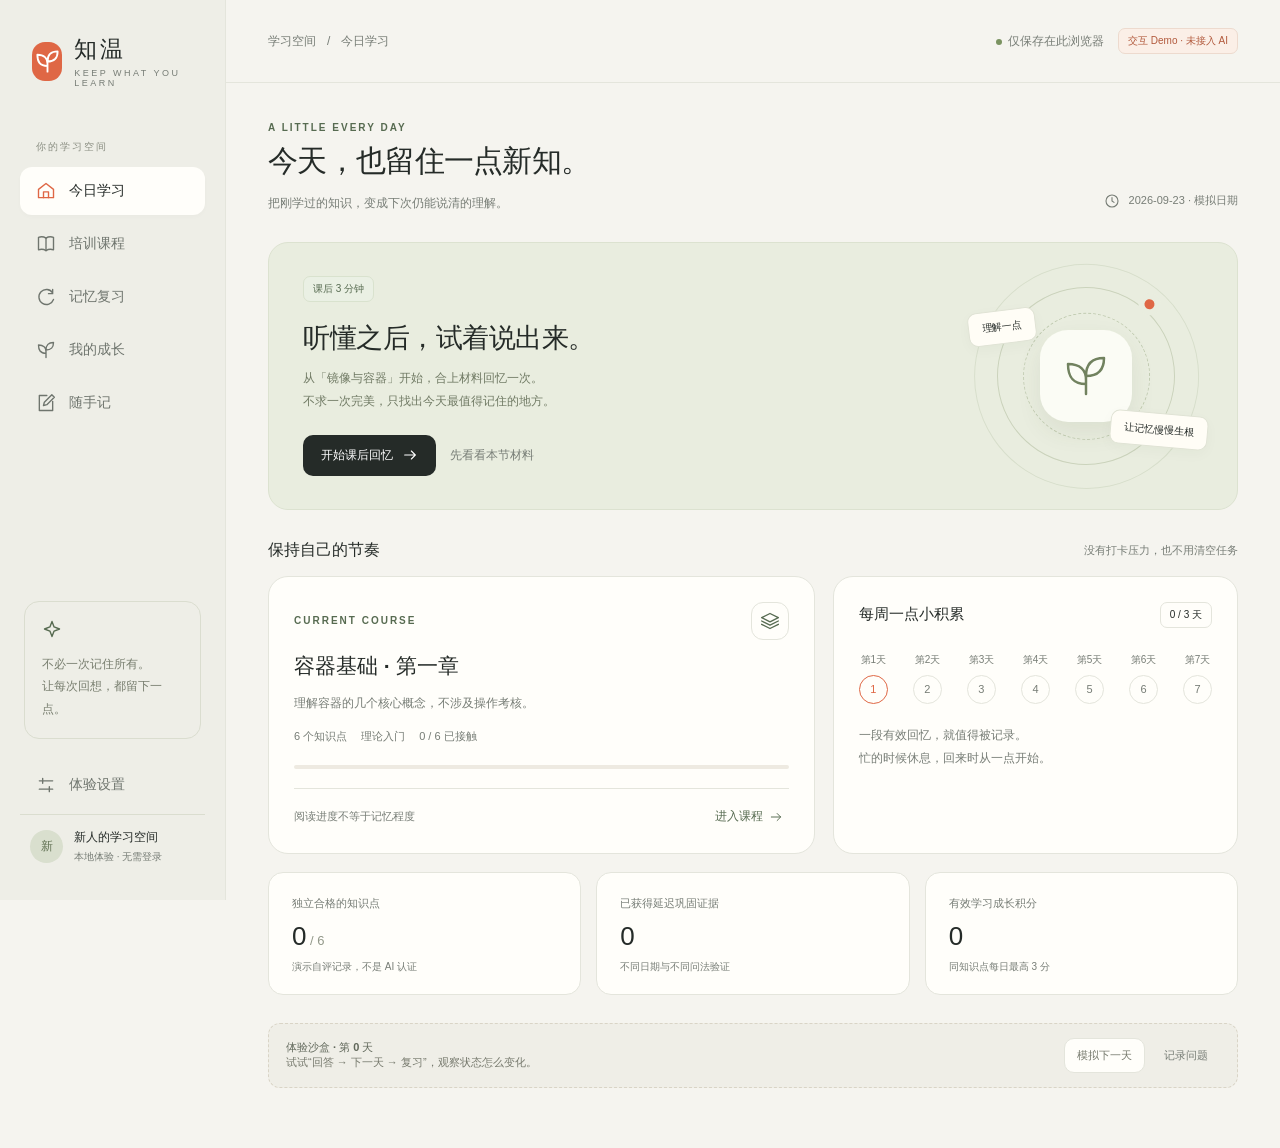
<file: demo/legacy/index.html>
<!doctype html>
<html lang="zh-CN">
<head>
  <meta charset="UTF-8">
  <meta name="viewport" content="width=device-width, initial-scale=1.0">
  <meta name="theme-color" content="#f6f5f0">
  <title>知温 · 每天一点，记得更久</title>
  <link rel="stylesheet" href="styles.css">
</head>
<body>
  <div id="app"></div>
  <div id="toast" role="status" aria-live="polite"></div>
  <script src="content.js"></script>
  <script src="engine.js"></script>
  <script src="app.js"></script>
</body>
</html>
</file>
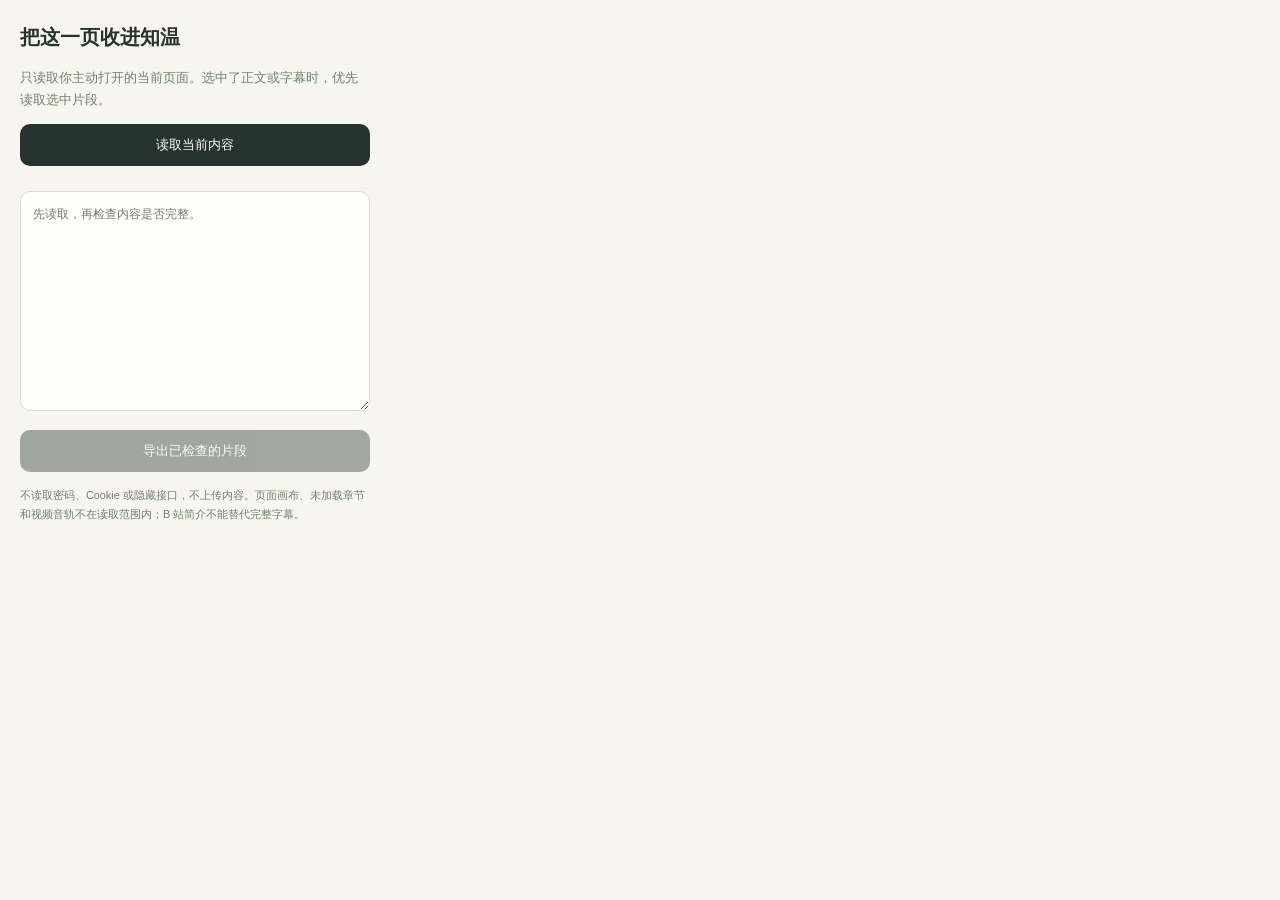
<file: reader-extension/popup.html>
<!doctype html><html lang="zh-CN"><meta charset="utf-8"><title>知温页面读取</title><link rel="stylesheet" href="popup.css"><body><h2>把这一页收进知温</h2><p>只读取你主动打开的当前页面。选中了正文或字幕时，优先读取选中片段。</p><button id="read">读取当前内容</button><p id="status" role="status"></p><textarea id="preview" readonly aria-label="实际读取内容预览" placeholder="先读取，再检查内容是否完整。"></textarea><button id="export" disabled>导出已检查的片段</button><small>不读取密码、Cookie 或隐藏接口，不上传内容。页面画布、未加载章节和视频音轨不在读取范围内；B 站简介不能替代完整字幕。</small><script src="popup.js"></script></body></html>
</file>
<file: demo/legacy/styles.css>
:root{--bg:#f5f4ef;--paper:#fffefa;--ink:#252b28;--muted:#777d76;--line:#e4e5dc;--orange:#df6745;--light:#f7e6dd;--green:#576b51;--greenlight:#eaf0e4;--radius:20px;font-family:Inter,'Segoe UI','Microsoft YaHei',sans-serif;color:var(--ink);background:var(--bg);font-synthesis:none}
*{box-sizing:border-box}body{margin:0}button,input,textarea,select{font:inherit}button,a,input,textarea,select{-webkit-tap-highlight-color:transparent}button{cursor:pointer}button:disabled{cursor:not-allowed;opacity:.45}a{color:var(--green);text-underline-offset:4px}button:focus-visible,a:focus-visible{outline:3px solid #b7c79c;outline-offset:4px}button{border:0;background:none;color:inherit}svg{width:20px;height:20px;stroke:currentColor;fill:none;stroke-width:1.65;stroke-linecap:round;stroke-linejoin:round;flex-shrink:0}.app{display:flex;min-height:100vh}.sidebar{width:226px;background:#eeeee7;border-right:1px solid var(--line);padding:34px 20px 22px;position:fixed;inset:0 auto 0 0;display:flex;flex-direction:column;z-index:10}.brand{display:flex;gap:12px;align-items:center;padding:0 12px}.brandmark{width:39px;height:39px;background:var(--orange);border-radius:13px;display:grid;place-items:center;color:#fff}.brandmark svg{width:27px;height:27px}.brand strong{font-size:23px;letter-spacing:3px;font-weight:650}.brand small{display:block;font-size:9px;letter-spacing:2.5px;color:var(--muted);margin-top:3px}.navlabel{margin:52px 16px 13px;font-size:10px;letter-spacing:2px;color:#8a8e82}.navbtn{display:flex;align-items:center;gap:13px;padding:14px 16px;width:100%;border-radius:12px;margin-bottom:5px;color:#6f756e;text-align:left;font-size:14px}.navbtn:hover{background:#e5e6dd}.navbtn.active{background:#fffefa;color:var(--ink);box-shadow:0 2px 5px #282c1905;font-weight:600}.navbtn.active svg{color:var(--orange)}.navbadge{margin-left:auto;border-radius:6px;background:var(--light);padding:2px 6px;font-size:10px;color:var(--orange)}.sidebarbottom{margin-top:auto}.sidequote{border:1px solid #daddcf;border-radius:15px;padding:17px;margin:32px 4px 22px}.sidequote svg{color:var(--green)}.sidequote p{font-size:12px;line-height:1.9;margin:10px 0 0;color:#797f70}.profile{display:flex;align-items:center;gap:11px;padding:14px 10px;border-top:1px solid #daddcf;font-size:12px}.avatar{background:#d9dfce;border-radius:50%;width:33px;height:33px;display:grid;place-items:center;color:#607052}.profile small{display:block;color:var(--muted);margin-top:4px;font-size:10px}.main{margin-left:226px;flex:1;min-width:0}.topbar{height:83px;border-bottom:1px solid var(--line);display:flex;align-items:center;justify-content:space-between;padding:0 42px;gap:12px}.breadcrumb{font-size:12px;color:var(--muted);display:flex;gap:11px;align-items:center}.topactions{display:flex;align-items:center;gap:14px;color:var(--muted);font-size:12px}.localdot{width:6px;height:6px;border-radius:50%;background:#7b9361;display:inline-block;margin-right:6px}.tag{display:inline-flex;align-items:center;gap:6px;border:1px solid var(--line);padding:5px 9px;border-radius:7px;font-size:10px;white-space:nowrap}.tag.orange{color:#b25a3d;background:#fbefe7;border-color:#eddace}.tag.green{color:var(--green);background:var(--greenlight);border-color:#d9e2ce}.content{max-width:1250px;margin:auto;padding:35px 42px 60px}.eyebrow{font-size:10px;font-weight:600;letter-spacing:2px;color:var(--green);text-transform:uppercase}.heading{display:flex;justify-content:space-between;align-items:end;gap:20px;margin:4px 0 27px}.heading h1{font-size:30px;font-weight:550;letter-spacing:-.7px;margin:8px 0 10px}.sub{font-size:12px;line-height:1.9;color:var(--muted);margin:0}.clockchip{display:flex;align-items:center;gap:9px;color:var(--muted);font-size:11px;padding-bottom:4px}.clockchip svg{width:16px}.hero{background:#e9eddf;border:1px solid #dce2d0;border-radius:var(--radius);padding:33px 34px;position:relative;overflow:hidden;min-height:245px;display:flex;justify-content:space-between}.hero h2{font-size:27px;font-weight:500;line-height:1.5;letter-spacing:-.5px;margin:16px 0 9px}.hero p{font-size:12px;line-height:1.9;color:#707a64;margin:0 0 22px;max-width:390px}.hero-art{width:235px;position:relative;flex-shrink:0;display:grid;place-items:center}.orbit{width:178px;height:178px;border:1px solid #cbd3bc;border-radius:50%;position:relative;display:grid;place-items:center;transform:rotate(-12deg)}.orbit:before{content:'';position:absolute;width:125px;height:125px;border:1px dashed #c2ccb2;border-radius:50%}.orbit:after{content:'';position:absolute;width:223px;height:223px;border:1px solid #d8dfcc;border-radius:50%}.orb{width:92px;height:92px;border-radius:28px;background:#fbfcf5;box-shadow:0 10px 25px #45563216;display:grid;place-items:center;z-index:1;transform:rotate(12deg)}.orb svg{width:48px;height:48px;color:#71825f;stroke-width:1.25}.orbit-dot{position:absolute;right:0;top:20px;width:22px;height:22px;border:6px solid #e9eddf;border-radius:50%;background:var(--orange);z-index:2}.floattag{position:absolute;padding:9px 13px;background:#fffdf6;border:1px solid #e0e3d5;border-radius:9px;font-size:10px;z-index:3;box-shadow:0 4px 14px #29391908;white-space:nowrap}.floattag.first{left:0;top:34px;transform:rotate(-7deg)}.floattag.second{right:-5px;bottom:29px;transform:rotate(5deg)}.btn{display:inline-flex;justify-content:center;align-items:center;gap:9px;border-radius:10px;padding:12px 18px;font-size:12px;font-weight:550;transition:background .15s,transform .15s}.btn:hover{transform:translateY(-1px)}.btn.primary{background:var(--ink);color:#fff}.btn.primary:hover{background:#414c43}.btn.orange{background:var(--orange);color:white}.btn.secondary{border:1px solid var(--line);background:var(--paper)}.btn.subtle{color:var(--muted);padding:10px}.btn.small{font-size:11px;padding:9px 12px}.btn svg{width:16px;height:16px}.sectionhead{display:flex;align-items:center;justify-content:space-between;margin:30px 0 15px;gap:12px}.sectionhead h2{font-size:16px;font-weight:600;margin:0}.sectionhead span{color:var(--muted);font-size:11px}.grid2{display:grid;grid-template-columns:1.35fr 1fr;gap:18px}.card{background:var(--paper);border:1px solid var(--line);border-radius:var(--radius);padding:25px}.cardhead{display:flex;align-items:center;justify-content:space-between;gap:10px}.card h3{font-weight:600;font-size:15px;margin:0}.card h2{font-size:21px;font-weight:550;margin:12px 0}.iconbox{width:38px;height:38px;border:1px solid var(--line);border-radius:12px;display:grid;place-items:center;color:var(--green)}.muted{color:var(--muted)}.smalltext{font-size:12px;line-height:1.8}.coursemeta{display:flex;gap:14px;color:var(--muted);font-size:11px;margin:14px 0 21px}.progress{height:4px;border-radius:5px;background:#eeeae1;overflow:hidden}.progress div{height:100%;background:#829171;border-radius:5px}.cardfoot{border-top:1px solid var(--line);padding-top:17px;margin-top:19px;display:flex;justify-content:space-between;align-items:center;font-size:11px;color:var(--muted)}.week{display:flex;justify-content:space-between;gap:5px;margin:25px 0 20px}.day{display:flex;flex-direction:column;align-items:center;gap:8px;font-size:10px;color:var(--muted)}.day i{font-style:normal;width:29px;height:29px;border-radius:50%;border:1px solid var(--line);display:grid;place-items:center;font-size:11px}.day i.done{background:var(--green);color:white;border-color:var(--green)}.day i.today{border-color:var(--orange);color:var(--orange)}.stats{display:grid;grid-template-columns:repeat(3,1fr);gap:15px;margin-top:18px}.stat{padding:20px 23px;background:#fffefa;border:1px solid var(--line);border-radius:15px}.stat label{font-size:11px;color:var(--muted)}.stat strong{font-size:26px;font-weight:500;display:block;margin:10px 0 4px;font-variant-numeric:tabular-nums}.stat small{font-size:10px;color:var(--muted)}.demobar{margin-top:28px;border:1px dashed #d9d4c6;border-radius:12px;padding:14px 17px;display:flex;justify-content:space-between;align-items:center;gap:12px;background:#efeee7;font-size:11px;color:#777a6e}.demobar strong{font-weight:550;color:#61685b}.barbuttons{display:flex;gap:7px;flex-wrap:wrap}.plainlink{font-size:12px;color:var(--green);display:inline-flex;align-items:center;gap:6px}.plainlink svg{width:14px}.lessonlayout{display:grid;grid-template-columns:220px 1fr;gap:20px}.lessonnav{align-self:start;padding:10px}.lessonitem{display:flex;gap:10px;width:100%;text-align:left;padding:15px 12px;border-radius:10px;align-items:center}.lessonitem:hover{background:#f5f4ed}.lessonitem.selected{background:#eaf0e3}.lessonitem strong{font-size:12px;font-weight:550;display:block}.lessonitem small{display:block;font-size:10px;color:var(--muted);margin-top:5px}.lessonitem svg{width:16px;color:var(--green)}.reading{padding:32px}.reading h2{font-size:26px;font-weight:550;margin:18px 0 12px}.reading p{line-height:2.05;font-size:14px}.callout{background:#eff2e8;border-left:3px solid #8c9d78;border-radius:0 9px 9px 0;padding:15px 19px;margin:22px 0;color:#5d6f54;font-size:13px;line-height:1.9}.source{font-size:11px;color:var(--muted);line-height:1.9;margin:18px 0}.source a{font-size:11px}.divider{border:0;border-top:1px solid var(--line);margin:23px 0}.pills{display:flex;gap:8px;flex-wrap:wrap;margin:12px 0}.pill{background:#f2f2eb;border:1px solid var(--line);padding:8px 11px;border-radius:8px;font-size:11px}.questionwrap{max-width:780px;margin:auto}.questiontop{display:flex;align-items:center;justify-content:space-between;margin-bottom:15px;font-size:12px;color:var(--muted)}.steps{display:flex;gap:5px}.steps i{width:26px;height:4px;background:#dedfd6;border-radius:3px}.steps i.on{background:var(--orange)}.question{padding:32px}.question h2{font-size:23px;font-weight:550;line-height:1.65;margin:20px 0}.textarea{width:100%;background:#fbfaf6;border:1px solid #dddfd5;border-radius:12px;padding:17px;min-height:155px;resize:vertical;line-height:1.9;font-size:13px;outline:none}.textarea:focus{border-color:#8b9c78;box-shadow:0 0 0 3px #a5b59214}.fieldlabel{font-size:11px;color:var(--muted);display:block;margin:14px 0 8px}.confidence{display:flex;gap:6px}.confidence button{font-size:11px;padding:8px 13px;border:1px solid var(--line);border-radius:7px}.confidence button.selected{background:#eaf0e3;border-color:#bdcbae;color:#55674b}.examplebuttons{display:flex;gap:8px;flex-wrap:wrap;margin:13px 0;color:var(--muted);font-size:10px;align-items:center}.examplebuttons button{font-size:10px;color:#817c6e;border-bottom:1px dashed #bbb9a8;padding:3px 0}.actions{display:flex;align-items:center;justify-content:space-between;gap:10px;margin-top:22px}.actions>div{display:flex;gap:8px;align-items:center;flex-wrap:wrap}.hint{background:#fcf1dd;color:#8a7242;border:1px solid #f0e0bd;border-radius:10px;padding:15px;font-size:12px;line-height:1.8;margin:15px 0}.notice{background:#f2f2eb;border-radius:9px;padding:12px 15px;color:var(--muted);font-size:11px;line-height:1.9}.rubric{margin:20px 0}.rubricrow{padding:15px 0;border-bottom:1px solid var(--line);display:flex;justify-content:space-between;align-items:center;gap:16px;font-size:12px;line-height:1.7}.rubricrow span{flex:1}.rubricrow small{color:var(--muted);white-space:nowrap}.rubricrow select{background:#f8f8f1;border:1px solid var(--line);border-radius:7px;padding:8px;font-size:11px;color:var(--ink)}.checkline{display:flex;align-items:start;gap:10px;font-size:11px;line-height:1.8;color:#966545}.scorehead{display:flex;align-items:center;gap:23px;margin:21px 0}.scorering{width:85px;height:85px;border-radius:50%;border:5px solid #dfe6d5;display:flex;align-items:center;justify-content:center;flex-direction:column;flex-shrink:0}.scorering strong{font-size:28px;font-weight:550}.scorering small{font-size:9px;color:var(--muted)}.scorering.low{border-color:#eed4c8}.scorehead h2{font-size:20px;margin:0 0 8px}.scorehead p{font-size:12px;color:var(--muted);line-height:1.8;margin:0}.answerquote{font-size:12px;line-height:1.9;background:#f7f6f0;border-radius:10px;padding:16px;white-space:pre-wrap}.summary{text-align:center;padding:42px}.summary .iconbox{margin:0 auto 18px;width:60px;height:60px;border-radius:20px;background:var(--greenlight)}.summary .iconbox svg{width:29px;height:29px}.summary h2{font-size:26px;font-weight:500}.summary p{color:var(--muted);font-size:13px;line-height:1.9}.summaryrow{display:flex;justify-content:space-between;border-bottom:1px solid var(--line);padding:14px 0;text-align:left;font-size:12px}.empty{text-align:center;padding:45px 25px}.empty svg{width:38px;height:38px;color:#9aaa83}.empty h3{font-size:18px;margin:20px 0 10px}.empty p{font-size:12px;line-height:1.9;color:var(--muted)}.knowledgegrid{display:grid;grid-template-columns:repeat(2,1fr);gap:15px}.knowledgecard h3{margin:13px 0 8px}.knowstatus{display:flex;gap:7px;align-items:center;margin:15px 0;flex-wrap:wrap}.dimrow{display:flex;gap:6px}.dim{font-size:10px;color:#91958c;padding:5px 7px;background:#f5f5ef;border-radius:5px}.dim.active{background:var(--greenlight);color:var(--green)}details{border-top:1px solid var(--line);margin-top:16px;padding-top:13px}summary{font-size:11px;color:var(--muted);cursor:pointer}details p{font-size:11px;line-height:1.9}.note{border-left:2px solid #d0d8c2;padding:0 0 0 16px;margin:22px 0}.note p{font-size:13px;line-height:1.9;white-space:pre-wrap;overflow-wrap:anywhere}.note small{font-size:10px;color:var(--muted)}.settingrow{display:flex;justify-content:space-between;align-items:center;gap:25px;border-bottom:1px solid var(--line);padding:20px 0}.settingrow h3{font-size:13px;margin:0 0 5px}.settingrow p{font-size:11px;color:var(--muted);margin:0;line-height:1.8}.settingrow select{padding:8px;border:1px solid var(--line);border-radius:7px;background:var(--paper)}.eventlog{max-height:300px;overflow:auto;font-size:11px;color:var(--muted);line-height:2.2}.eventlog div{border-bottom:1px solid var(--line);padding:6px 0}.modalback{position:fixed;inset:0;background:#1f2b2355;backdrop-filter:blur(3px);z-index:50;display:grid;place-items:center;padding:20px}.modal{width:min(520px,100%);background:var(--paper);padding:28px;border-radius:20px;box-shadow:0 24px 80px #18201830}.modal h2{font-size:20px}.modal p{font-size:12px;line-height:1.9;color:var(--muted)}#toast{position:fixed;bottom:25px;left:calc(50% + 70px);transform:translateX(-50%) translateY(20px);background:#303b30;color:white;padding:13px 22px;border-radius:12px;font-size:12px;box-shadow:0 5px 25px #1112;opacity:0;pointer-events:none;z-index:100;transition:.2s;max-width:90vw}#toast.show{opacity:1;transform:translateX(-50%) translateY(0)}.storagewarning{background:#ffe8d6;padding:12px 18px;font-size:12px;color:#9c4d27}.reviewrow{display:flex;align-items:center;gap:15px;padding:18px 0;border-bottom:1px solid var(--line)}.reviewrow>div:nth-child(2){flex:1}.reviewrow strong{font-size:13px}.reviewrow p{font-size:11px;color:var(--muted);margin:6px 0}.rownum{font-size:11px;color:#959b8d;width:21px}.red{color:#b66348}.spacer{height:10px}.badgecount{font-size:11px;color:var(--muted);margin-left:8px}.sr-only{position:absolute;width:1px;height:1px;overflow:hidden;clip:rect(0,0,0,0)}
@media(min-width:1450px){.content{padding-top:45px}.hero{min-height:265px}.heading h1{font-size:34px}}
@media(max-width:1050px){.sidebar{width:190px;padding:27px 14px}.main{margin-left:190px}.content{padding:28px 25px}.topbar{padding:0 25px}.hero-art{width:190px}.hero{padding:25px}.grid2{grid-template-columns:1fr 1fr}.lessonlayout{grid-template-columns:180px 1fr}}
@media(max-width:780px){.sidebar{width:72px;padding:22px 10px}.brand{padding:0;justify-content:center}.brand>div:nth-child(2),.navlabel,.navbtn span,.sidequote,.profile,.navbadge{display:none}.navbtn{justify-content:center;padding:14px 0}.sidebar nav{margin-top:35px}.main{margin-left:72px}.content{padding:24px 18px}.topbar{height:65px;padding:0 18px}.topactions>span:first-child{display:none}.hero-art{display:none}.hero h2{font-size:24px}.heading h1{font-size:25px}.clockchip{display:none}.grid2,.knowledgegrid{grid-template-columns:1fr}.stats{gap:8px}.stat{padding:16px 12px}.stat label{font-size:10px}.stat small{font-size:9px}.demobar{align-items:start;flex-direction:column}.lessonlayout{grid-template-columns:1fr}.lessonnav{display:flex;overflow:auto}.lessonitem{min-width:160px}.reading,.question{padding:22px}.rubricrow{flex-wrap:wrap}.rubricrow span{min-width:65%}.actions{flex-wrap:wrap}.question h2{font-size:20px}.heading{align-items:start}.heading>.btn{white-space:nowrap}.topactions{gap:6px}#toast{left:50%}.hero{min-height:0}.settingrow{align-items:start}.summary{padding:27px}}
@media(prefers-reduced-motion:reduce){*{transition:none!important}}
</file>
<file: reader-extension/popup.css>
body{width:350px;padding:20px;margin:0;background:#f6f5f0;color:#26332f;font:13px/1.7 'Microsoft YaHei',sans-serif}h2{font-size:20px;margin:0}p,small{color:#74806f}button{width:100%;border:0;border-radius:10px;padding:12px;background:#26332f;color:#fff;cursor:pointer}button:disabled{opacity:.4;cursor:not-allowed}textarea{box-sizing:border-box;width:100%;height:220px;margin:12px 0;padding:12px;border:1px solid #d8dfd0;border-radius:10px;background:#fffefa;resize:vertical;font:12px/1.7 sans-serif}small{display:block;margin-top:14px}
</file>
